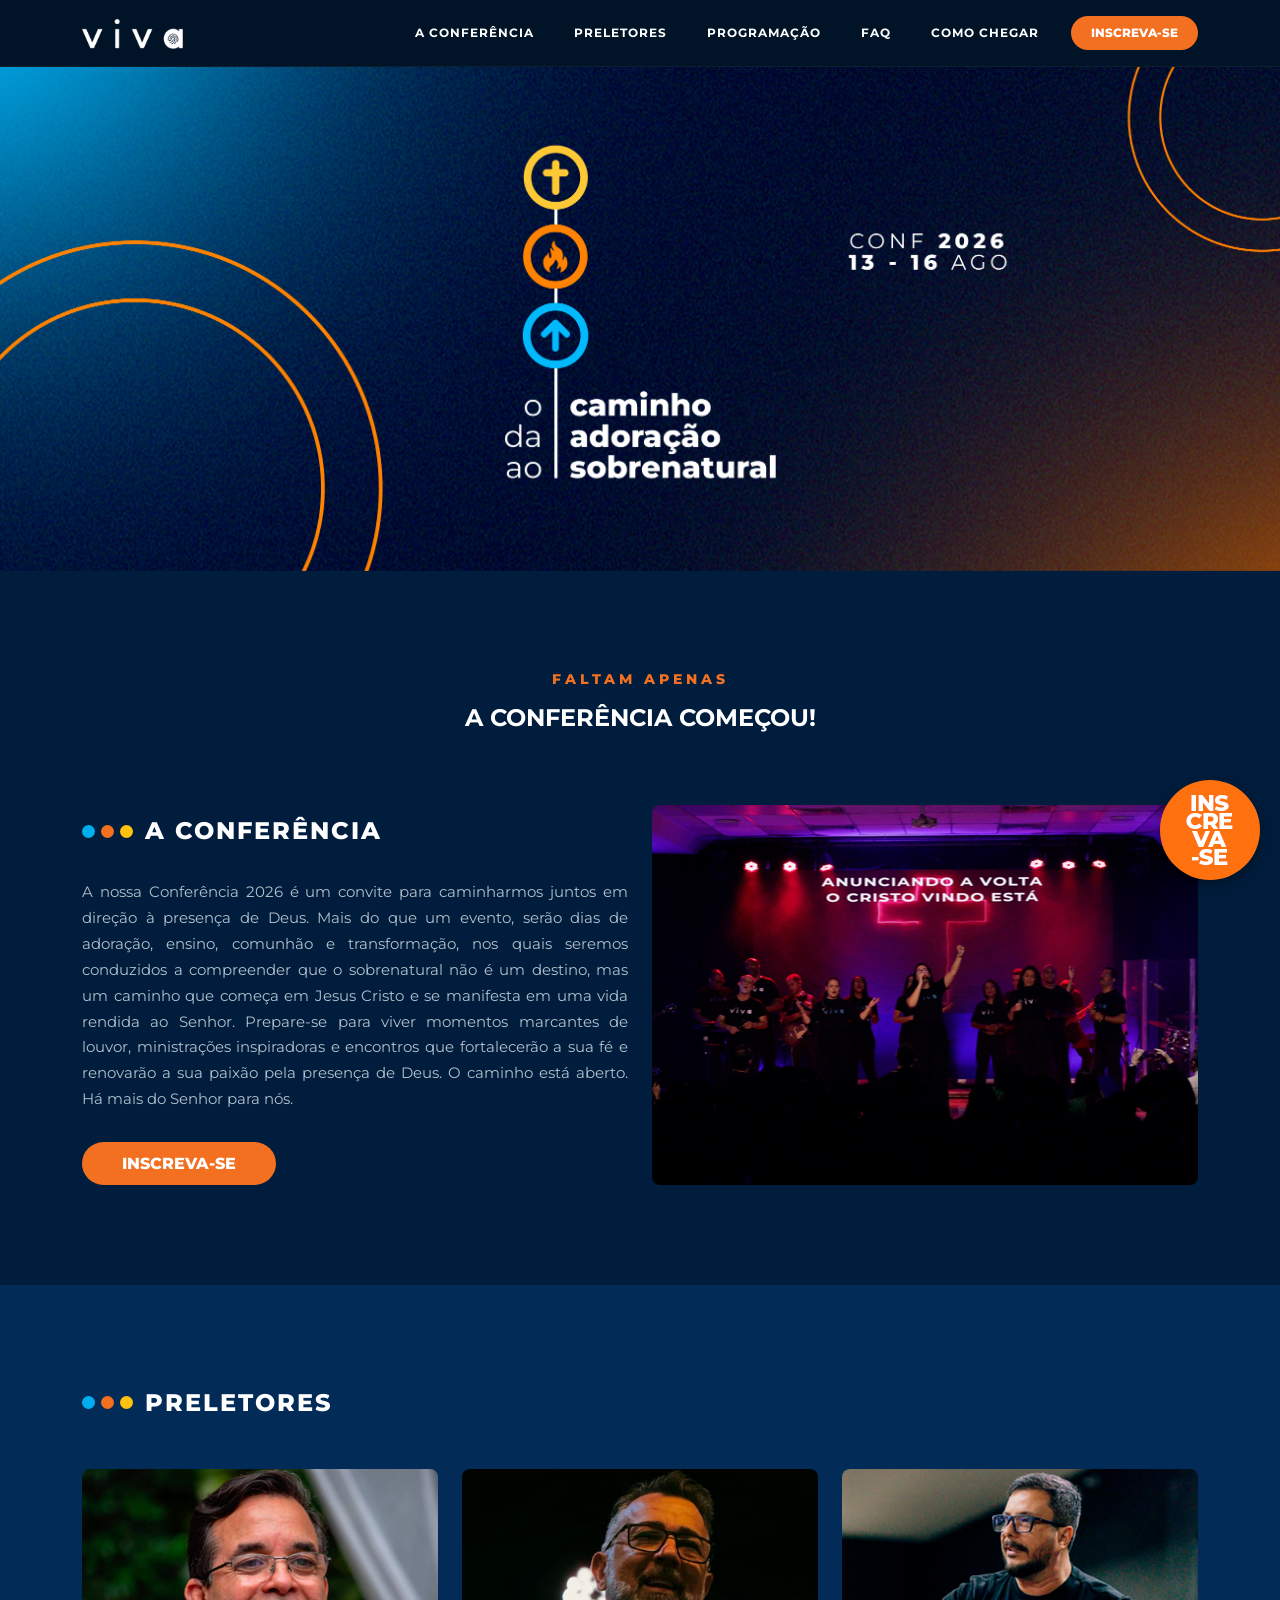
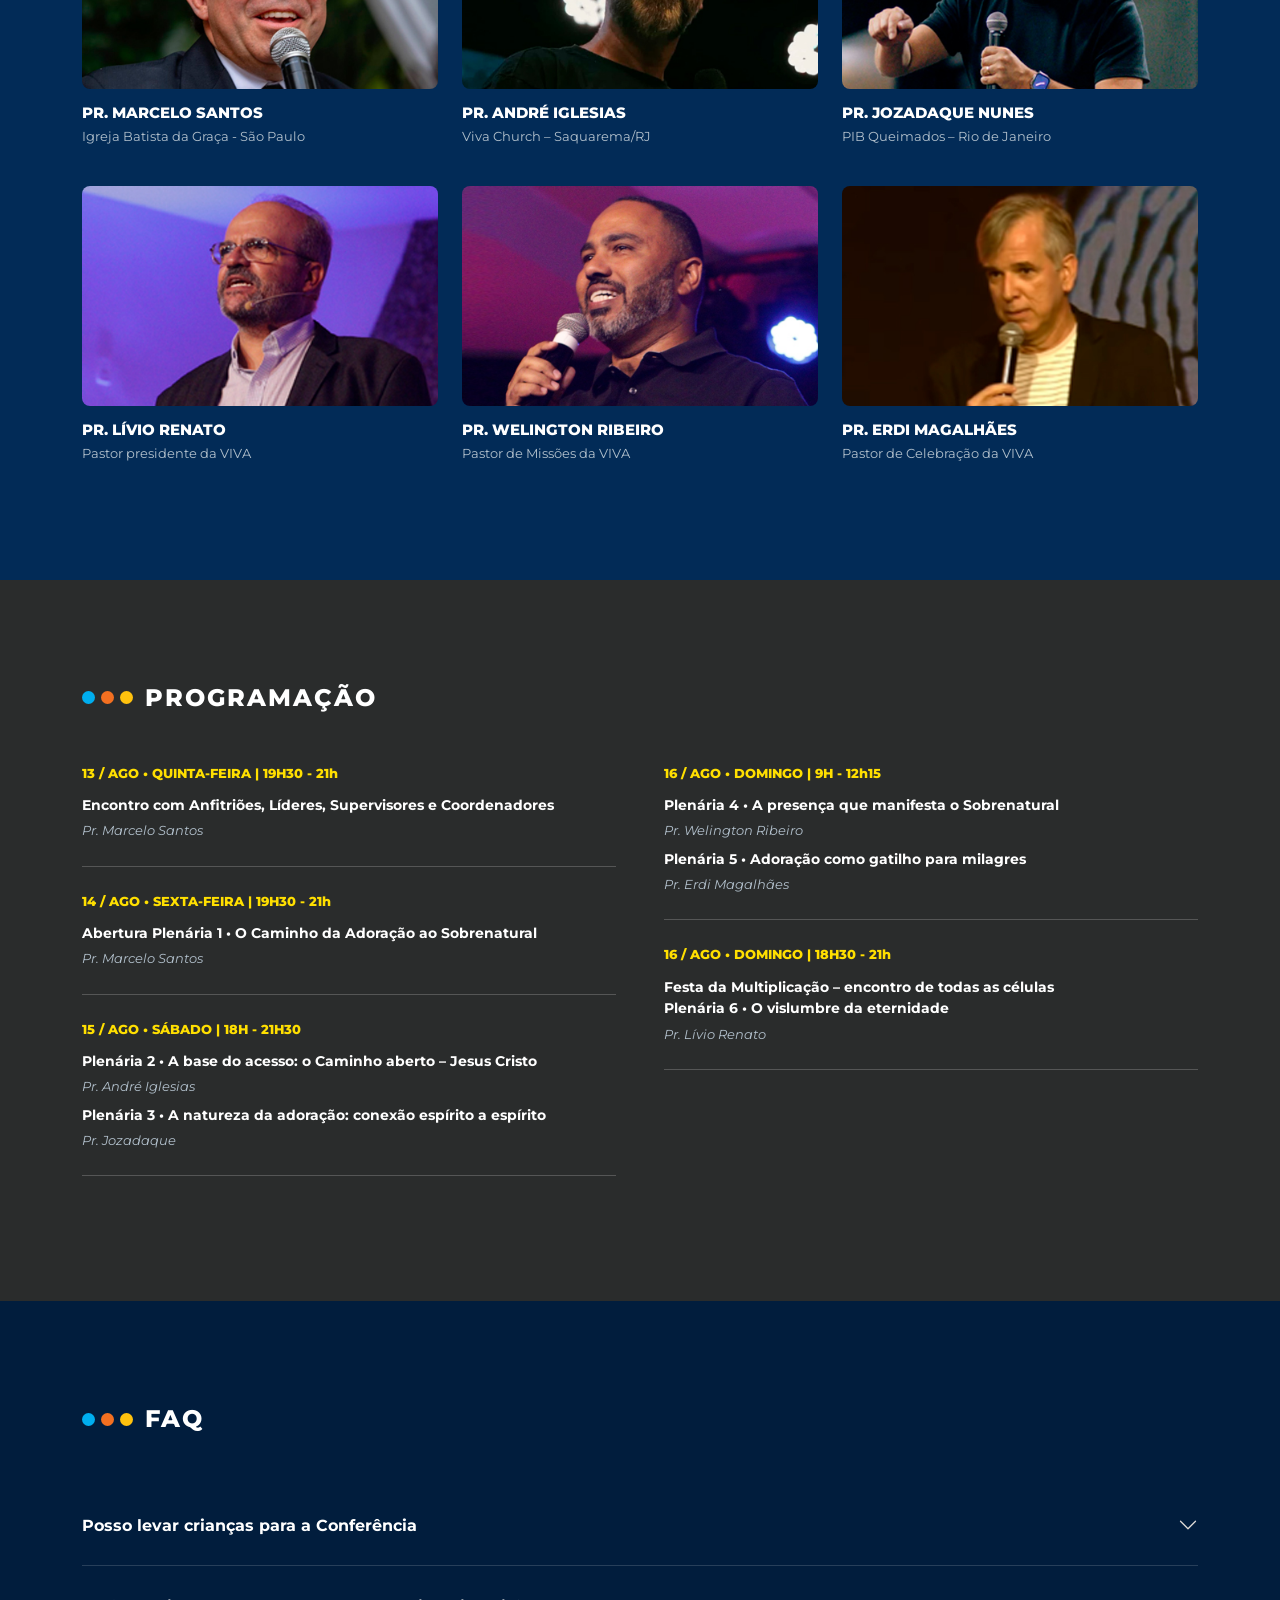
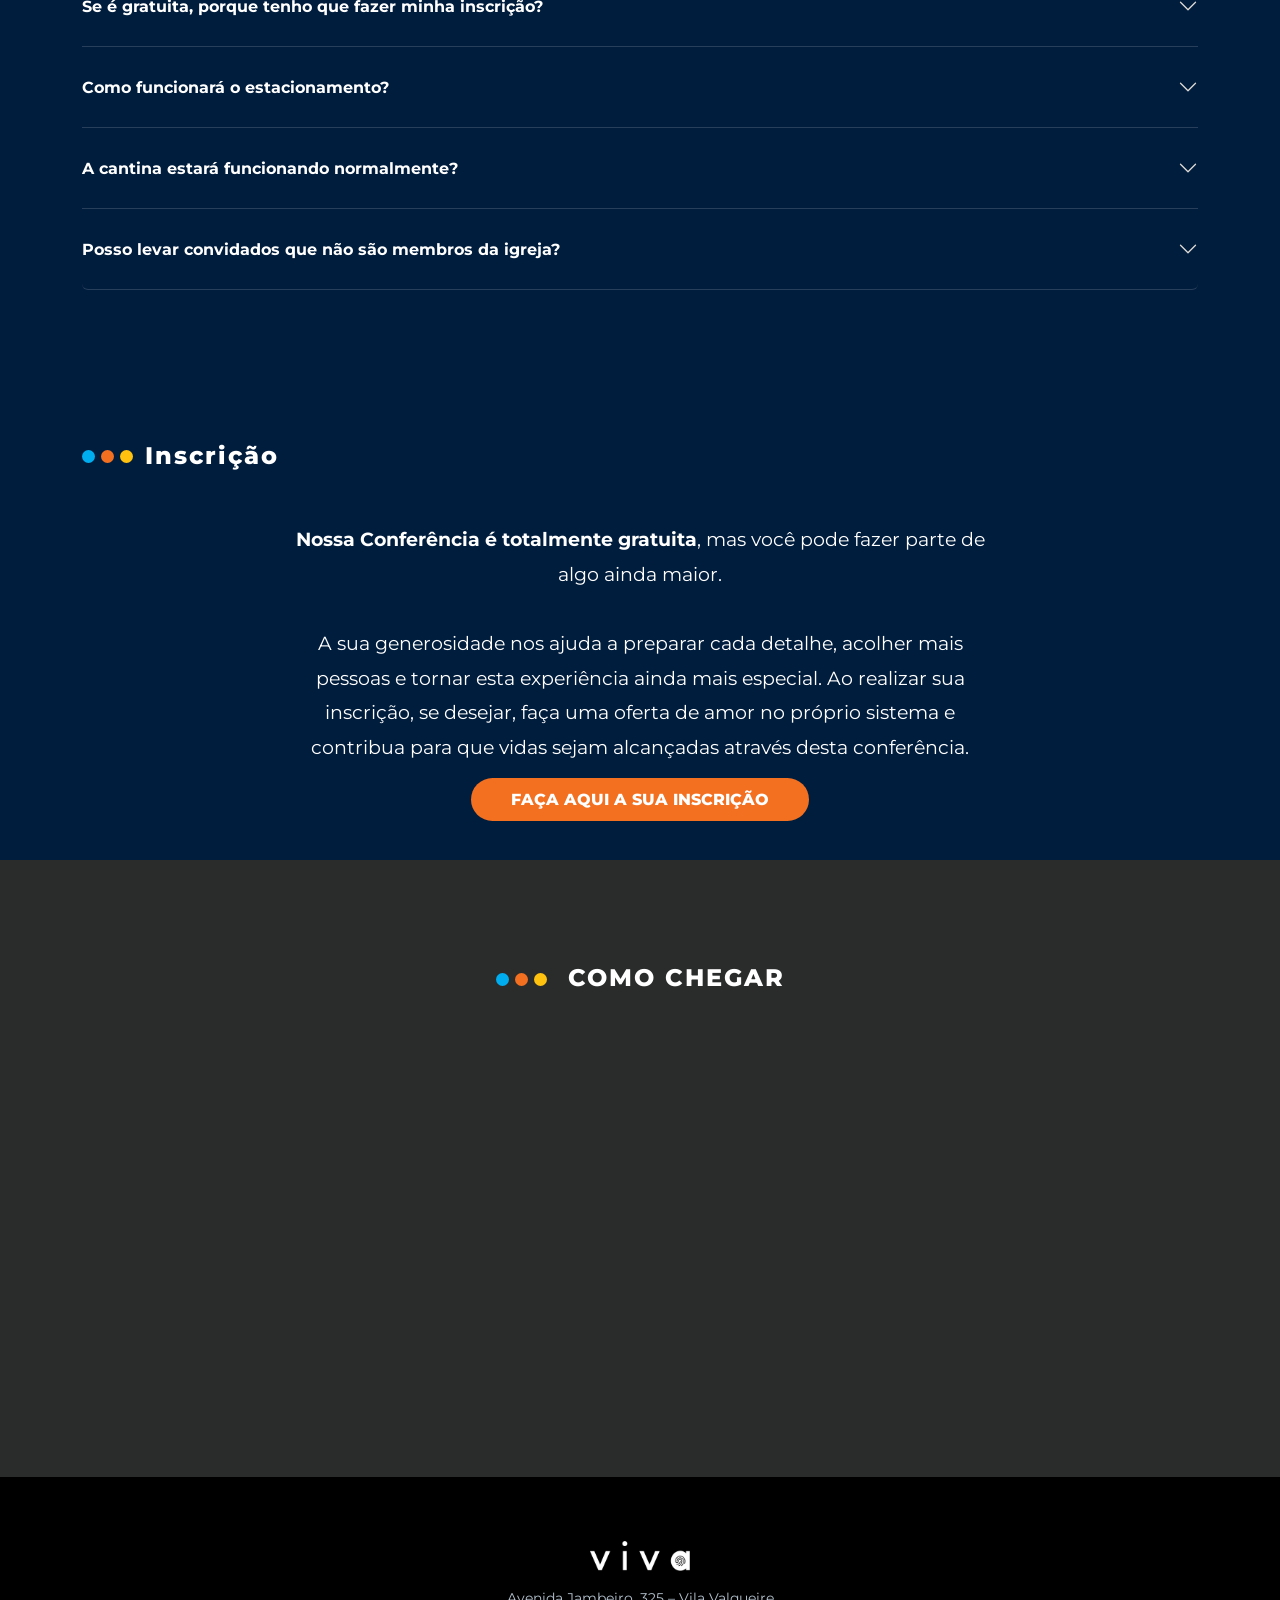
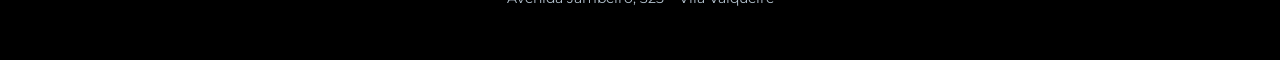
<file: index.html>
<!DOCTYPE html>
<html lang="pt-BR">
<head>
    <meta charset="UTF-8">
    <meta name="viewport" content="width=device-width, initial-scale=1.0">
    <title>VIVA - O Caminho da Adoração Sobrenatural</title>
    <link href="https://cdn.jsdelivr.net/npm/bootstrap@5.3.2/dist/css/bootstrap.min.css" rel="stylesheet">
    <link href="https://fonts.googleapis.com/css2?family=Montserrat:wght@300;400;600;700;800;900&display=swap" rel="stylesheet">
    <link rel="stylesheet" href="css/style.css">
</head>

<body>

<!-- NAV/HEADER RESPONSIVO -->
    <header class="header-nav navbar navbar-expand-lg navbar-dark py-3">
        <div class="container">
            <!-- Logo -->
            <a class="navbar-brand logo p-0 m-0" href="#">
                <img src="img/logo_viva.png" alt="VIVA Logo" class="logo-img">
            </a>
            
            <!-- Botão Hamburguer (Mobile) -->
            <button class="navbar-toggler custom-toggler" type="button" data-bs-toggle="collapse" data-bs-target="#navbarNav" aria-controls="navbarNav" aria-expanded="false" aria-label="Toggle navigation">
                <span class="navbar-toggler-icon"></span>
            </button>
            
            <!-- Links do Menu -->
            <div class="collapse navbar-collapse justify-content-end" id="navbarNav">
                <nav class="navbar-nav align-items-lg-center gap-lg-4 mt-3 mt-lg-0">
                    <a href="#conferencia" class="nav-link">A CONFERÊNCIA</a>
                    <a href="#preletores" class="nav-link">PRELETORES</a>
                    <a href="#programacao" class="nav-link">PROGRAMAÇÃO</a>
                    <a href="#faq" class="nav-link">FAQ</a>
                    <!-- <a href="#loja" class="nav-link">LOJA</a> -->
                    <a href="#como-chegar" class="nav-link">COMO CHEGAR</a>
                    <!--<a href="downloads.html" class="nav-link" target="_blank" rel="noopener noreferrer">DOWNLOADS</a> -->
                    <div class="nav-item mt-2 mt-lg-0">
                        <a href="#inscricao" class="btn-inscreva-se-nav d-inline-block text-center">INSCREVA-SE</a>
                    </div>
                </nav>
            </div>
        </div>
    </header>

<section id="home">

    <div id="carouselHome"
        class="carousel slide"
        data-bs-ride="carousel"
        data-bs-interval="3000">


        <div class="carousel-inner">

            <!-- IMAGEM 01 -->
            <div class="carousel-item active">
                <img src="img/img-home-hori-01.jpg"
                class="d-none d-md-block home-banner">
                <img src="img/img-home-verti-01.jpg"
                class="d-block d-md-none home-banner-mobile">
            </div>
            <!-- IMAGEM 02 -->
            <div class="carousel-item">
                <img src="img/img-home-hori-02.jpg"
                class="d-none d-md-block home-banner">
                <img src="img/img-home-verti-02.jpg"
                class="d-block d-md-none home-banner-mobile">
            </div>
            <!-- IMAGEM 03 -->
            <div class="carousel-item">
                <img src="img/img-home-hori-03.jpg"
                class="d-none d-md-block home-banner">
                <img src="img/img-home-verti-03.jpg"
                class="d-block d-md-none home-banner-mobile">
            </div>
            <!-- IMAGEM 04 
            <div class="carousel-item">
                <img src="img/img-home-hori-04.jpg"
                class="d-none d-md-block home-banner">
                <img src="img/img-home-verti-04.jpg"
                class="d-block d-md-none home-banner-mobile">
            </div>-->
            <!-- IMAGEM 05 -->
            <div class="carousel-item">
                <img src="img/img-home-hori-05.jpg"
                class="d-none d-md-block home-banner">
                <img src="img/img-home-verti-05.jpg"
                class="d-block d-md-none home-banner-mobile">
            </div>
            <!-- IMAGEM 06 -->
            <div class="carousel-item">
                <img src="img/img-home-hori-06.jpg"
                class="d-none d-md-block home-banner">
                <img src="img/img-home-verti-06.jpg"
                class="d-block d-md-none home-banner-mobile">
            </div>
            <!-- IMAGEM 07 -->
            <div class="carousel-item">
                <img src="img/img-home-hori-07.jpg"
                class="d-none d-md-block home-banner">
                <img src="img/img-home-verti-07.jpg"
                class="d-block d-md-none home-banner-mobile">
            </div>
            <!-- IMAGEM 08 -->
            <div class="carousel-item">
                <img src="img/img-home-hori-08.jpg"
                class="d-none d-md-block home-banner">
                <img src="img/img-home-verti-08.jpg"
                class="d-block d-md-none home-banner-mobile">
            </div>
            <!-- IMAGEM 09 -->
            <div class="carousel-item">
                <img src="img/img-home-hori-09.jpg"
                class="d-none d-md-block home-banner">
                <img src="img/img-home-verti-09.jpg"
                class="d-block d-md-none home-banner-mobile">
            </div>


        </div>


    </div>

</section>



<!-- SECTION 2: A CONFERÊNCIA -->
    <section id="conferencia" class="conferencia-section">
        <div class="container">
            <!-- CONTADOR REGRESSIVO INTEGRADO -->
            <div class="contador-wrapper text-center mb-5 pb-3">
                <h3 class="contador-titulo mb-3">FALTAM APENAS</h3>
                
                <div id="contador" class="d-flex justify-content-center align-items-center gap-3 gap-md-4">
                    <div class="contador-box">
                        <span id="dias" class="contador-num">00</span>
                        <span class="contador-label">DIAS</span>
                    </div>
                    <div class="contador-separador">:</div>
                    <div class="contador-box">
                        <span id="horas" class="contador-num">00</span>
                        <span class="contador-label">HORAS</span>
                    </div>
                    <div class="contador-separador">:</div>
                    <div class="contador-box">
                        <span id="minutos" class="contador-num">00</span>
                        <span class="contador-label">MIN</span>
                    </div>
                    <div class="contador-separador">:</div>
                    <div class="contador-box">
                        <span id="segundos" class="contador-num">00</span>
                        <span class="contador-label">SEG</span>
                    </div>
                </div>
            </div>

            <!-- CONTEÚDO DA CONFERÊNCIA -->
            <div class="row align-items-center gy-4">
                <div class="col-lg-6">
                    <div class="section-title">
                        <span class="dot-group">
                            <span class="dot dot-blue"></span>
                            <span class="dot dot-orange"></span>
                            <span class="dot dot-yellow"></span>
                        </span> 
                        A CONFERÊNCIA
                    </div>
                    <p class="conferencia-text">
                        A nossa Conferência 2026 é um convite para caminharmos juntos em direção à presença de Deus. Mais do que um evento, serão dias de adoração, ensino, comunhão e transformação, nos quais seremos conduzidos a compreender que o sobrenatural não é um destino, mas um caminho que começa em Jesus Cristo e se manifesta em uma vida rendida ao Senhor. Prepare-se para viver momentos marcantes de louvor, ministrações inspiradoras e encontros que fortalecerão a sua fé e renovarão a sua paixão pela presença de Deus. O caminho está aberto. Há mais do Senhor para nós.
                    </p>
                    <a href="#inscricao" class="btn-inscreva-se">INSCREVA-SE</a>
                </div>
                <div class="col-lg-6">
                    <div class="conferencia-img-placeholder"></div>
                </div>
            </div>
        </div>
    </section>



    <!-- SECTION 3: PRELETORES -->
    <section id="preletores" class="preletores-section">
        <div class="container">
            <div class="section-title mb-5">
                <span class="dot-group">
                    <span class="dot dot-blue"></span>
                    <span class="dot dot-orange"></span>
                    <span class="dot dot-yellow"></span>
                </span> 
                PRELETORES
            </div>
            
            <div class="row g-4">
                <div class="col-12 col-md-6 col-lg-4">
                    <div class="preletor-card" data-bs-toggle="modal" data-bs-target="#modalPreletor1" style="cursor: pointer;">
                        <!-- COMENTÁRIO: Substituir pela foto do Preletor 1 -->
                        <div class="preletor-img-placeholder p-1"></div>
                        <div class="preletor-info">
                            <h5>PR. MARCELO SANTOS</h5>
                            <p>Igreja Batista da Graça - São Paulo</p>
                        </div>
                    </div>
                </div>
                <!-- Preletores restantes -->
                <div class="col-12 col-md-6 col-lg-4"><div class="preletor-card" data-bs-toggle="modal" data-bs-target="#modalPreletor2" style="cursor: pointer;"><div class="preletor-img-placeholder p-2"></div><div class="preletor-info"><h5>PR. ANDRÉ IGLESIAS</h5><p>Viva Church – Saquarema/RJ</p></div></div></div>
                <div class="col-12 col-md-6 col-lg-4"><div class="preletor-card" data-bs-toggle="modal" data-bs-target="#modalPreletor3" style="cursor: pointer;"><div class="preletor-img-placeholder p-3"></div><div class="preletor-info"><h5>PR. JOZADAQUE NUNES</h5><p>PIB Queimados – Rio de Janeiro</p></div></div></div>
                <div class="col-12 col-md-6 col-lg-4"><div class="preletor-card" data-bs-toggle="modal" data-bs-target="#modalPreletor4" style="cursor: pointer;"><div class="preletor-img-placeholder p-4"></div><div class="preletor-info"><h5>PR. LÍVIO RENATO</h5><p>Pastor presidente da VIVA</p></div></div></div>
                <div class="col-12 col-md-6 col-lg-4"><div class="preletor-card" data-bs-toggle="modal" data-bs-target="#modalPreletor5" style="cursor: pointer;"><div class="preletor-img-placeholder p-5"></div><div class="preletor-info"><h5>PR. WELINGTON RIBEIRO</h5><p>Pastor de Missões da VIVA</p></div></div></div>
                <div class="col-12 col-md-6 col-lg-4"><div class="preletor-card" data-bs-toggle="modal" data-bs-target="#modalPreletor6" style="cursor: pointer;"><div class="preletor-img-placeholder p-6"></div><div class="preletor-info"><h5>PR. ERDI MAGALHÃES</h5><p>Pastor de Celebração da VIVA</p></div></div></div>
            </div>
        </div>
    </section>

    <!-- SECTION 4: PROGRAMAÇÃO -->
    <section id="programacao" class="programacao-section">
        <div class="container">
            <div class="section-title mb-5">
                <span class="dot-group">
                    <span class="dot dot-blue"></span>
                    <span class="dot dot-orange"></span>
                    <span class="dot dot-yellow"></span>
                </span> 
                PROGRAMAÇÃO
            </div>

            <div class="row gy-5 gx-5">
                <!-- Coluna Esquerda -->
                <div class="col-lg-6">
                    <div class="programacao-item">
                        <div class="prog-date">13 / AGO • QUINTA-FEIRA  |  19H30 - 21h</div>
                        <div class="prog-desc"><strong>Encontro com Anfitriões, Líderes, Supervisores e Coordenadores</strong></div>
                        <div class="prog-author">Pr. Marcelo Santos</div>
                    </div>
                    <div class="programacao-item">
                        <div class="prog-date">14 / AGO • SEXTA-FEIRA  |  19H30 - 21h</div>
                        <div class="prog-desc"><strong>Abertura Plenária 1 • O Caminho da Adoração ao Sobrenatural</strong></div>
                        <div class="prog-author">Pr. Marcelo Santos</div>
                    </div>
                    <div class="programacao-item">
                        <div class="prog-date">15 / AGO • SÁBADO  |  18H - 21H30</div>
                        <div class="prog-desc"><strong>Plenária 2 • A base do acesso: o Caminho aberto – Jesus Cristo</strong></div>
                        <div class="prog-author mb-2">Pr. André Iglesias</div>
                        <div class="prog-desc"><strong>Plenária 3 • A natureza da adoração: conexão espírito a espírito</strong></div>
                        <div class="prog-author">Pr. Jozadaque</div>
                    </div>
                </div>
                <!-- Coluna Direita -->
                <div class="col-lg-6">
                    <div class="programacao-item">
                        <div class="prog-date">16 / AGO • DOMINGO  |  9H - 12h15</div>
                        <div class="prog-desc"><strong>Plenária 4 • A presença que manifesta o Sobrenatural</strong></div>
                        <div class="prog-author mb-2">Pr. Welington Ribeiro</div>
                        <div class="prog-desc"><strong>Plenária 5 • Adoração como gatilho para milagres</strong></div>
                        <div class="prog-author">Pr. Erdi Magalhães</div>
                    </div>
                    <div class="programacao-item">
                        <div class="prog-date">16 / AGO • DOMINGO  |  18H30 - 21h</div>
                        <div class="prog-desc"><strong>Festa da Multiplicação – encontro de todas as células<br>Plenária 6 • O vislumbre da eternidade</strong></div>
                        <div class="prog-author">Pr. Lívio Renato</div>
                    </div>
                </div>
            </div>
        </div>
    </section>


    <!-- SECTION 7: FAQ -->

<section id="faq" class="faq-section">

    <div class="container">

        <div class="section-title mb-5">
            <span class="dot-group">
                <span class="dot dot-blue"></span>
                <span class="dot dot-orange"></span>
                <span class="dot dot-yellow"></span>
            </span>
            FAQ
        </div>


        <div class="accordion" id="faqAccordion">

            <div class="accordion-item">
                <h2 class="accordion-header">
                    <button class="accordion-button collapsed"
                            type="button"
                            data-bs-toggle="collapse"
                            data-bs-target="#pergunta01">
                            Posso levar crianças para a Conferência
                    </button>
                </h2>
                <div id="pergunta01"
                    class="accordion-collapse collapse"
                    data-bs-parent="#faqAccordion">
                    <div class="accordion-body">
                        Sim. Teremos uma Conferência Kids especialmente preparada para elas.
                    </div>
                </div>
            </div>

            <div class="accordion-item">
                <h2 class="accordion-header">
                    <button class="accordion-button collapsed"
                            type="button"
                            data-bs-toggle="collapse"
                            data-bs-target="#pergunta02">
                            Se é gratuita, porque tenho que fazer minha inscrição?
                    </button>
                </h2>
                <div id="pergunta02"
                    class="accordion-collapse collapse"
                    data-bs-parent="#faqAccordion">
                    <div class="accordion-body">
                        A inscrição é gratuita, mas muito importante para nós. Ela nos ajuda a organizar a estrutura da conferência, preparar os espaços, dimensionar as equipes, garantir conforto para todos e proporcionar a melhor experiência possível. Além disso, durante a inscrição você terá a oportunidade de, se desejar, fazer uma oferta voluntária para nos ajudar a tornar esta conferência ainda melhor. Sua contribuição não é obrigatória e não interfere na sua participação. Estamos felizes em receber você!
                    </div>
                </div>
            </div>
            <div class="accordion-item">
                <h2 class="accordion-header">
                    <button class="accordion-button collapsed"
                            type="button"
                            data-bs-toggle="collapse"
                            data-bs-target="#pergunta03">
                            Como funcionará o estacionamento?
                    </button>
                </h2>
                <div id="pergunta03"
                    class="accordion-collapse collapse"
                    data-bs-parent="#faqAccordion">
                    <div class="accordion-body">
                        Nosso estacionamento possui vagas limitadas. Por isso, recomendamos que você chegue com antecedência caso deseje estacionar no local. Quando o estacionamento atingir sua capacidade, nossa equipe de voluntários orientará os motoristas sobre as melhores alternativas nas proximidades. Se possível, a opção mais prática e confortável é utilizar aplicativos de transporte, como Uber, evitando transtornos e facilitando sua chegada à conferência.
                    </div>
                </div>
            </div>

            <div class="accordion-item">
                <h2 class="accordion-header">
                    <button class="accordion-button collapsed"
                            type="button"
                            data-bs-toggle="collapse"
                            data-bs-target="#pergunta04">
                            A cantina estará funcionando normalmente?
                    </button>
                </h2>
                <div id="pergunta04"
                    class="accordion-collapse collapse"
                    data-bs-parent="#faqAccordion">
                    <div class="accordion-body">
Sim! Durante toda a conferência, nossa cantina estará funcionando normalmente, oferecendo diversas opções de alimentos e bebidas. Além disso, teremos food trucks com ainda mais variedades para você aproveitar nos intervalos. E, se tudo acontecer como planejado, esta também será a oportunidade de conhecer o Espaço Viva, nosso novo espaço de convivência, que poderá ser inaugurado durante a conferência. Tudo foi pensado para que você tenha uma experiência agradável do início ao fim.
                    </div>
                </div>
            </div>
            <div class="accordion-item">
                <h2 class="accordion-header">
                    <button class="accordion-button collapsed"
                            type="button"
                            data-bs-toggle="collapse"
                            data-bs-target="#pergunta05">
                            Posso levar convidados que não são membros da igreja?
                    </button>
                </h2>
                <div id="pergunta05"
                    class="accordion-collapse collapse"
                    data-bs-parent="#faqAccordion">
                    <div class="accordion-body">
Com certeza! A Conferência VIVA é aberta a todos. Você pode convidar familiares, amigos e qualquer pessoa que deseje viver esse tempo conosco, independentemente de ser membro da nossa igreja. Apenas orientamos que cada participante realize sua inscrição gratuitamente, para que possamos organizar a estrutura do evento e oferecer a melhor experiência possível a todos. Estamos ansiosos para receber vocês! <strong>Apenas não esqueça de fazer a inscrição deles.</strong>
                    </div>
                </div>
            </div>

        </div>

    </div>

</section>



    <!-- INSCRIÇÃO -->
<section id="inscricao" class="inscricao-section py-5">
    <div class="container text-center">

        <div class="section-title mb-5">
            <span class="dot-group">
                <span class="dot dot-blue"></span>
                <span class="dot dot-orange"></span>
                <span class="dot dot-yellow"></span>
            </span>
            Inscrição
        </div>

        <p class="inscricao-text mb-4">
<strong>Nossa Conferência é totalmente gratuita</strong>, mas você pode fazer parte de algo ainda maior.
<br><br>A sua generosidade nos ajuda a preparar cada detalhe, acolher mais pessoas e tornar esta experiência ainda mais especial. Ao realizar sua inscrição, se desejar, faça uma oferta de amor no próprio sistema e contribua para que vidas sejam alcançadas através desta conferência.
        </p>

        <a href="https://eventos.sistemaprover.com.br/pt/vilavalqueire/confviva2026" target="_blank" class="btn-inscreva-se ">FAÇA AQUI A SUA INSCRIÇÃO</a>

    </div>
</section>


    

    <!-- SECTION 6: COMO CHEGAR -->
    <section id="como-chegar" class="como-chegar-section">
        <div class="container text-center mb-4">
            <div class="section-title d-inline-block">
                <span class="dot-group">
                    <span class="dot dot-blue"></span>
                    <span class="dot dot-orange"></span>
                    <span class="dot dot-yellow"></span>
                </span> 
                COMO CHEGAR
            </div>
        </div>
        
        <div class="map-container">
            <iframe 
                src="https://www.google.com/maps/embed?pb=!1m18!1m12!1m3!1d3674.839818809462!2d-43.37050512379379!3d-22.88241477926949!2m3!1f0!2f0!3f0!3m2!1i1024!2i768!4f13.1!3m3!1m2!1s0x9bdf11f2cb17bf%3A0xc6cb02c3c9fbffb0!2sAv.%20Jambeiro%2C%20325%20-%20Vila%20Valqueire%2C%20Rio%20de%20Janeiro%20-%20RJ%2C%2021330-300!5e0!3m2!1spt-BR!2sbr!4v1700000000000!5m2!1spt-BR!2sbr" 
                width="100%" 
                height="450" 
                style="border:0;" 
                allowfullscreen="" 
                loading="lazy">
            </iframe>
        </div>
    </section>

    <!-- FOOTER -->
    <footer class="footer-section text-center">
        <div class="container">
            <div class="footer-logo mb-2"><img src="img/logo_viva.png" alt="VIVA Logo" class="logo-img"></div>
            <div class="footer-address">Avenida Jambeiro, 325 – Vila Valqueire</div>
        </div>
    </footer>



<div class="modal fade" id="modalPreletor1" tabindex="-1" aria-labelledby="modalPreletor1Label" aria-hidden="true">
    <div class="modal-dialog modal-dialog-centered">
        <div class="modal-content text-white" style="background-color: #011326; border: 1px solid rgba(255, 255, 255, 0.1);">
            <div class="modal-header border-0">
                <button type="button" class="btn-close btn-close-white" data-bs-dismiss="modal" aria-label="Close"></button>
            </div>
            <div class="modal-body text-center px-4 pb-5">
                <div class="preletor-img-placeholder p-1 mx-auto mb-4" style="max-width: 200px; height: 200px; border-radius: 50%;"></div>
                
                <h4 class="fw-bold mb-2" style="color: var(--text-light);">PR. MARCELO SANTOS</h4>
                <p class="text-uppercase mb-4" style="color: var(--accent-orange); font-size: 0.85rem; font-weight: 700; letter-spacing: 1px;">
                    Igreja Batista da Graça - São Paulo
                </p>
                
                <p class="text-muted" style="font-size: 0.9rem; line-height: 1.6;">

                <p style="color: rgba(255, 255, 255, 0.7); font-size: 0.95rem; line-height: 1.6;">
Marcelo Santos é casado com Claudia e pai de Tainá e Lucas. Cientista da religião, teólogo, historiador, escritor e pastor, é docente na área de história da igreja, teologia e liderança. 
<br><br>
Professor da Faculdade Teológica Batista de São Paulo e Docente Nacional do Instituto Haggai. Pastor da Igreja Batista da Graça, em São Paulo desde 2004.
                </p>
            </div>
        </div>
    </div>
</div>


<div class="modal fade" id="modalPreletor2" tabindex="-1" aria-labelledby="modalPreletor2Label" aria-hidden="true">
    <div class="modal-dialog modal-dialog-centered">
        <div class="modal-content text-white" style="background-color: #011326; border: 1px solid rgba(255, 255, 255, 0.1);">
            <div class="modal-header border-0">
                <button type="button" class="btn-close btn-close-white" data-bs-dismiss="modal" aria-label="Close"></button>
            </div>
            <div class="modal-body text-center px-4 pb-5">
                <div class="preletor-img-placeholder p-2 mx-auto mb-4" style="max-width: 200px; height: 200px; border-radius: 50%;"></div>
                
                <h4 class="fw-bold mb-2" style="color: var(--text-light);">PR. ANDRE IGLESIAS</h4>
                <p class="text-uppercase mb-4" style="color: var(--accent-orange); font-size: 0.85rem; font-weight: 700; letter-spacing: 1px;">
                    Viva Church – Saquarema - RJ
                </p>
                
                <p class="text-muted" style="font-size: 0.9rem; line-height: 1.6;">

                <p style="color: rgba(255, 255, 255, 0.7); font-size: 0.95rem; line-height: 1.6;">
                    Pastor André Iglesias é pastor sênior da VIVA Church, em Saquarema, Rio de Janeiro. Casado com a Pastora Tainara Iglesias, é pai de Cainã, Tamara e Natã Iglesias.
<br><br>
Além de liderar a VIVA Church, atua como Coordenador da Conexão DNA na Região dos Lagos, dedicando-se ao fortalecimento de líderes, ao desenvolvimento de igrejas e à expansão da visão celular.
<br><br>
À frente de uma igreja relacional, apaixonada por Jesus e pelas pessoas, tem inspirado pastores e líderes a viverem o discipulado de forma prática e transformadora. Através da visão celular, a VIVA Church tem crescido de forma saudável e relevante, impactando a cidade de Saquarema com o amor de Cristo, restaurando famílias, formando líderes e conduzindo vidas a um encontro transformador com Jesus.
<br><br>
Sua mensagem é marcada pela fidelidade às Escrituras, pela paixão por ver pessoas vivendo o propósito de Deus e igrejas cumprindo sua missão de fazer discípulos que fazem discípulos.
                </p>
            </div>
        </div>
    </div>
</div>

<div class="modal fade" id="modalPreletor3" tabindex="-1" aria-labelledby="modalPreletor1Labe3" aria-hidden="true">
    <div class="modal-dialog modal-dialog-centered">
        <div class="modal-content text-white" style="background-color: #011326; border: 1px solid rgba(255, 255, 255, 0.1);">
            <div class="modal-header border-0">
                <button type="button" class="btn-close btn-close-white" data-bs-dismiss="modal" aria-label="Close"></button>
            </div>
            <div class="modal-body text-center px-4 pb-5">
                <div class="preletor-img-placeholder p-3 mx-auto mb-4" style="max-width: 200px; height: 200px; border-radius: 50%;"></div>
                
                <h4 class="fw-bold mb-2" style="color: var(--text-light);">PR. JOZADAQUE NUNES</h4>
                <p class="text-uppercase mb-4" style="color: var(--accent-orange); font-size: 0.85rem; font-weight: 700; letter-spacing: 1px;">
                    PIB Queimados - Rio de Janeiro
                </p>
                
                <p class="text-muted" style="font-size: 0.9rem; line-height: 1.6;">

                <p style="color: rgba(255, 255, 255, 0.7); font-size: 0.95rem; line-height: 1.6;">
                    Jozadaque Gomes Nunes é casado há 26 anos com Silze Francy Nunes, pai de João Gabriel e Ana Sofia.
<br><br>
Pastor da Primeira Igreja Batista de Queimados há 25 anos, dedica sua vida ao serviço do Senhor, liderando com fidelidade, paixão e visão. É bacharel em Teologia pelo Seminário Teológico do Sul do Brasil, formado em Psicanálise Clínica e licenciado em História.
<br><br>
Serve como líder da Conexão Baixada Fluminense do DNA, investindo no fortalecimento e desenvolvimento de líderes e igrejas. Seu ministério é marcado por três grandes ênfases: o discipulado intencional, a multiplicação de líderes e a formação de uma cultura do sobrenatural.
                </p>
            </div>
        </div>
    </div>
</div>

<div class="modal fade" id="modalPreletor4" tabindex="-1" aria-labelledby="modalPreletor4Label" aria-hidden="true">
    <div class="modal-dialog modal-dialog-centered">
        <div class="modal-content text-white" style="background-color: #011326; border: 1px solid rgba(255, 255, 255, 0.1);">
            <div class="modal-header border-0">
                <button type="button" class="btn-close btn-close-white" data-bs-dismiss="modal" aria-label="Close"></button>
            </div>
            <div class="modal-body text-center px-4 pb-5">
                <div class="preletor-img-placeholder p-4 mx-auto mb-4" style="max-width: 200px; height: 200px; border-radius: 50%;"></div>
                
                <h4 class="fw-bold mb-2" style="color: var(--text-light);">PR.LÍVIO RENATO</h4>
                <p class="text-uppercase mb-4" style="color: var(--accent-orange); font-size: 0.85rem; font-weight: 700; letter-spacing: 1px;">
                    Pastor Presidente da VIVA - Rio de Janeiro
                </p>
                
                <p class="text-muted" style="font-size: 0.9rem; line-height: 1.6;">

                <p style="color: rgba(255, 255, 255, 0.7); font-size: 0.95rem; line-height: 1.6;">
                    Lívio Renato é escritor e pastor presidente da VIVA, com mais de 30 anos de experiência no ministério. Atua principalmente com missões e formação de líderes, sendo uma referência na capacitação de obreiros para o Reino de Deus. 
<br><br>Formado em Psicologia e Mestre em Teologia, possui certificação em Liderança Avançada pelo Instituto Haggai Internacional. Pastor Lívio tem conduzido a Viva há 20 anos, frutificando e caminhando na missão de adorar a Deus, amar as pessoas e proclamar o Evangelho.
                </p>
            </div>
        </div>
    </div>
</div>

<div class="modal fade" id="modalPreletor5" tabindex="-1" aria-labelledby="modalPreletor5Label" aria-hidden="true">
    <div class="modal-dialog modal-dialog-centered">
        <div class="modal-content text-white" style="background-color: #011326; border: 1px solid rgba(255, 255, 255, 0.1);">
            <div class="modal-header border-0">
                <button type="button" class="btn-close btn-close-white" data-bs-dismiss="modal" aria-label="Close"></button>
            </div>
            <div class="modal-body text-center px-4 pb-5">
                <div class="preletor-img-placeholder p-5 mx-auto mb-4" style="max-width: 200px; height: 200px; border-radius: 50%;"></div>
                
                <h4 class="fw-bold mb-2" style="color: var(--text-light);">PR. Welington Ribeiro</h4>
                <p class="text-uppercase mb-4" style="color: var(--accent-orange); font-size: 0.85rem; font-weight: 700; letter-spacing: 1px;">
                    Pastor de Missões da VIVA - Rio de Janeiro
                </p>
                
                <p class="text-muted" style="font-size: 0.9rem; line-height: 1.6;">

                <p style="color: rgba(255, 255, 255, 0.7); font-size: 0.95rem; line-height: 1.6;">
                    Welington Ribeiro é pastor vice presidente da VIVA, com mais de 20 anos de experiência no ministério pastoral e aconselhamento, casado com Laila Ribeiro e pai da Jéssica e Benjamin Ribeiro.
<br><br>
Formado em Teologia com especialização em Missiologia, possui certificação em Liderança Avançada pelo Instituto Haggai e Faculdade Hebraica de Jerusalém. Pastor Welington já liderou diversos grupos em viagens missionárias pelo Brasil com ações urbanas e sociais. Tem apoiado a nossa igreja a seguir propagando o evangelho, impactando pessoas e expressando Cristo ao mundo.
                </p>
            </div>
        </div>
    </div>
</div>

<div class="modal fade" id="modalPreletor6" tabindex="-1" aria-labelledby="modalPreletor6Label" aria-hidden="true">
    <div class="modal-dialog modal-dialog-centered">
        <div class="modal-content text-white" style="background-color: #011326; border: 1px solid rgba(255, 255, 255, 0.1);">
            <div class="modal-header border-0">
                <button type="button" class="btn-close btn-close-white" data-bs-dismiss="modal" aria-label="Close"></button>
            </div>
            <div class="modal-body text-center px-4 pb-5">
                <div class="preletor-img-placeholder p-6 mx-auto mb-4" style="max-width: 200px; height: 200px; border-radius: 50%;"></div>
                
                <h4 class="fw-bold mb-2" style="color: var(--text-light);">PR. Erdi Magalhães</h4>
                <p class="text-uppercase mb-4" style="color: var(--accent-orange); font-size: 0.85rem; font-weight: 700; letter-spacing: 1px;">
                    Pastor de Celebração da VIVA - Rio de Janeiro
                </p>
                
                <p class="text-muted" style="font-size: 0.9rem; line-height: 1.6;">

                <p style="color: rgba(255, 255, 255, 0.7); font-size: 0.95rem; line-height: 1.6;">
                    Casado com Patrícia Magalhães e pai de Matheus Magalhães. 
                    <br><br>
Músico, advogado, teólogo e pastor ordenado em 2005.
                    <br><br>
Pastor de Celebração na Igreja VIVA desde Março 2026.
                </p>
            </div>
        </div>
    </div>
</div>

<!-- BOTÃO FLUTUANTE -->
    <a href="#inscricao" class="btn-flutuante" aria-label="Ir para área de Inscrição">
        <img src="img/btflut.jpg" alt="Botão Flutuante" class="btn-flutuante-img">
    </a>


<script>
    // Data alvo: 13 de Agosto de 2026 às 19:30:00
    const dataEvento = new Date("Aug 13, 2026 19:30:00").getTime();

    const atualizarContador = setInterval(function() {
        const agora = new Date().getTime();
        const diferenca = dataEvento - agora;

        if (diferenca > 0) {
            // Cálculos para Dias, Horas, Minutos e Segundos
            const dias = Math.floor(diferenca / (1000 * 60 * 60 * 24));
            const horas = Math.floor((diferenca % (1000 * 60 * 60 * 24)) / (1000 * 60 * 60));
            const minutos = Math.floor((diferenca % (1000 * 60 * 60)) / (1000 * 60));
            const segundos = Math.floor((diferenca % (1000 * 60)) / 1000);

            // Injeta os valores no HTML formatados com 2 dígitos
            document.getElementById("dias").innerText = String(dias).padStart(2, '0');
            document.getElementById("horas").innerText = String(horas).padStart(2, '0');
            document.getElementById("minutos").innerText = String(minutos).padStart(2, '0');
            document.getElementById("segundos").innerText = String(segundos).padStart(2, '0');
        } else {
            // Mensagem ao encerrar/iniciar o evento
            clearInterval(atualizarContador);
            document.getElementById("contador").innerHTML = "<h4 class='text-white fw-bold'>A CONFERÊNCIA COMEÇOU!</h4>";
        }
    }, 1000);
</script>

    <script src="https://cdn.jsdelivr.net/npm/bootstrap@5.3.2/dist/js/bootstrap.bundle.min.js"></script>
</body>
</html>
</file>
<file: css/style.css>
/* ==========================================================================
   CONFIGURAÇÕES GERAIS
   ========================================================================== */
:root {
    --bg-dark-blue: #011d3d;
    --bg-deep-blue: #022b57;
    --bg-charcoal: #2a2c2c;
    --accent-orange: #f37021;
    --text-light: #ffffff;
    --text-muted: #b2c0cc;
    --font-primary: 'Montserrat', sans-serif;
}

body {
    font-family: var(--font-primary);
    background-color: var(--bg-dark-blue);
    color: var(--text-light);
    margin: 0;
    overflow-x: hidden;
}

/* 3 Círculos antes dos títulos com as cores reais do layout */
.dot-group {
    display: inline-flex;
    gap: 6px;
    margin-right: 12px;
    align-items: center;
}

.dot {
    width: 13px;
    height: 13px;
    border-radius: 50%;
    display: inline-block;
}

.dot-blue { background-color: #00aeef; }
.dot-orange { background-color: #f37021; }
.dot-yellow { background-color: #ffc20e; }

.section-title {
    font-size: 1.5rem;
    font-weight: 800;
    letter-spacing: 2px;
    display: flex;
    align-items: center;
}

/* ==========================================================================
   HEADER
   ========================================================================== */
.header-nav {
    background-color: #011326;
    position: sticky;
    top: 0;
    z-index: 1000;
    border-bottom: 1px solid rgba(255, 255, 255, 0.05);
}

.viva-logo {
    font-size: 2rem;
    font-weight: 900;
    letter-spacing: 3px;
    color: var(--text-light);
}

.nav-link {
    color: var(--text-light) !important;
    font-size: 0.75rem;
    font-weight: 700;
    letter-spacing: 1px;
    padding: 8px 0;
}

.nav-link:hover, .nav-link.active {
    color: var(--accent-orange) !important;
}

.btn-inscreva-se-nav {
    background-color: var(--accent-orange);
    color: #fff !important;
    padding: 8px 20px;
    border-radius: 20px;
    font-size: 0.75rem;
    font-weight: 800;
    text-decoration: none;
    width: auto;
}

.btn-inscreva-se-nav:hover {
    background-color: #d95e14;
}

/* Customização do botão hambúrguer mobile para combinar com o visual */
.custom-toggler.navbar-toggler {
    border: none;
    padding: 0;
}

.custom-toggler.navbar-toggler:focus {
    box-shadow: none;
}

/* Espaçamento interno do menu colapsado no mobile */
@media (max-width: 991.98px) {
    .navbar-collapse {
        background-color: #011326;
        padding: 15px 0;
    }
    .nav-link {
        border-bottom: 1px solid rgba(255, 255, 255, 0.05);
        padding: 12px 0;
    }
    .btn-inscreva-se-nav {
        margin-top: 10px;
        width: 100%; /* Botão ocupa toda a largura no menu do mobile */
    }
}
/* ==========================================================================
   HOME (DESKTOP FIRST)
   ========================================================================== */
.home-banner{

    width:100%;
    display:block;

}


.home-banner-mobile{

    width:100%;
    display:block;

}

/* SMARTPHONE (Imagem Vertical) */
@media (max-width: 768px) {
    .hero-home {
        aspect-ratio: 9 / 16; 
        background-image: url('../img/img-home-verti.jpg');
        background-size: 100% auto;
    }
}

/* ==========================================================================
   A CONFERÊNCIA
   ========================================================================== */
.conferencia-section { padding: 100px 0; }
.conferencia-text {
    color: var(--text-muted);
    font-size: 0.95rem;
    line-height: 1.7;
    margin: 30px 0 40px;
    text-align: justify;
}
.btn-inscreva-se {
    background-color: var(--accent-orange);
    color: #fff;
    padding: 12px 40px;
    border-radius: 25px;
    font-weight: 800;
    text-decoration: none;
}
.conferencia-img-placeholder {
    width: 100%;
    height: 380px;
    background-image: url('../img/img-conf.jpg'); /* Caminho da sua imagem */
    background-size: cover;       /* Preenche todo o espaço sem distorcer */
    background-position: center;  /* Centraliza a imagem no corte */
    background-repeat: no-repeat;
    border-radius: 8px;
}

/* ==========================================================================
   PRELETORES
   ========================================================================== */
.preletores-section { padding: 100px 0; background-color: var(--bg-deep-blue); }
/* Regra base para todos os placeholders (sem a cor verde) */
.preletor-img-placeholder { 
    height: 220px; 
    margin-bottom: 15px; 
    background-size: cover;
    background-position: center;
    background-repeat: no-repeat;
    border-radius: 8px; /* Deixa as fotos com cantos arredondados elegantes */
}

/* Imagem específica para cada preletor */
.p-1 { background-image: url('../img/preletor_1.jpg'); }
.p-2 { background-image: url('../img/preletor_2.jpg'); }
.p-3 { background-image: url('../img/preletor_3.jpg'); }
.p-4 { background-image: url('../img/preletor_4.jpg'); }
.p-5 { background-image: url('../img/preletor_5.jpg'); }
.p-6 { background-image: url('../img/preletor_6.jpg'); }
.preletor-info h5 { font-size: 0.95rem; font-weight: 800; margin-bottom: 5px; }
.preletor-info p { font-size: 0.8rem; color: var(--text-muted); }

/* ==========================================================================
   PROGRAMAÇÃO
   ========================================================================== */
.programacao-section { padding: 100px 0; background-color: var(--bg-charcoal); }
.programacao-item { border-bottom: 1px solid rgba(255,255,255,0.2); padding-bottom: 25px; margin-bottom: 25px; }
.prog-date { color: #ffdf00; font-size: 0.8rem; font-weight: 800; margin-bottom: 12px; }
.prog-desc { font-size: 0.9rem; margin-bottom: 5px; }
.prog-author { font-size: 0.8rem; color: var(--text-muted); font-style: italic; }

/* ==========================================================================
   LOJA (Navegação Externa)
   ========================================================================== */
.loja-section { padding: 100px 0; }
.produto-img-placeholder { height: 280px; background-color: #00e611; margin-bottom: 15px; }
.produto-info h6 { font-size: 0.85rem; font-weight: 800; }
.produto-info p { font-size: 0.75rem; color: var(--text-muted); }
.produto-preco { font-weight: 800; }

.btn-whatsapp {
    background-color: #0d5ca3;
    color: #fff;
    padding: 15px 45px;
    border-radius: 30px;
    font-weight: 800;
    text-decoration: none;
    display: inline-block;
}

/* Wrapper para posicionar as setas fora da área dos produtos */
.carousel-outer-wrapper {
    position: relative;
    padding: 0 50px; /* Margem de segurança interna para as setas flutuarem */
}

/* Customização dos controles do Slide */
.carousel-control-prev, .carousel-control-next {
    width: 40px;
    height: 40px;
    top: 50%;
    transform: translateY(-50%);
    opacity: 1;
    position: absolute;
    background-color: transparent;
    border: none;
}

.carousel-control-prev {
    left: 0; /* Alinhado ao limite esquerdo da margem */
}

.carousel-control-next {
    right: 0; /* Alinhado ao limite direito da margem */
}

@media (max-width: 768px) {
    .carousel-outer-wrapper {
        padding: 0; /* Remove margens no mobile e esconde setas para navegação por swipe natural */
    }
    .carousel-control-prev, .carousel-control-next { display: none; }
}

/* ==========================================================================
   COMO CHEGAR / MAPA / FOOTER
   ========================================================================== */
.como-chegar-section { padding-top: 100px; background-color: var(--bg-charcoal); }

/* Mapa com cores naturais do Google Maps */
.map-container iframe { 
    filter: none; 
}

.footer-section { background-color: #000; padding: 50px 0; }
.footer-logo { font-size: 2.2rem; font-weight: 900; letter-spacing: 4px; }
.footer-address { font-size: 0.9rem; color: var(--text-muted); }


/* ==========================================================================
   AJUSTES DE MARGEM/RESPIRO PARA SMARTPHONES
   ========================================================================== */
@media (max-width: 768px) {
    /* Cria uma margem interna de segurança de 24px nas laterais para todo o conteúdo */
    .container {
        padding-left: 24px !important;
        padding-right: 24px !important;
    }

    /* Ajusta o menu aberto para também respeitar esse alinhamento */
    .navbar-collapse {
        padding-left: 10px;
        padding-right: 10px;
    }
}

/* Estilização da imagem do logo */
.logo-img {
    height: 30px;       
    width: auto;        
    display: inline-block; /* Alinhamento dinâmico que respeita a centralização */
    vertical-align: middle;
}

/* Ajuste opcional para smartphones caso queira deixá-lo um pouco menor no mobile */
@media (max-width: 768px) {
    .logo-img {
        height: 23px;   /* Altura sutilmente menor para telas pequenas */
    }
}


/* Efeito visual de clique para os preletores */
.preletor-card {
    transition: transform 0.2s ease, opacity 0.2s ease;
}

.preletor-card:hover {
    transform: translateY(-5px); /* Dá um leve salto elegante ao passar o mouse */
    opacity: 0.9;
}

/* Garante que o carrossel fique do mesmo tamanho dos outros placeholders da loja */
.produto-img-carousel {
    height: 280px;          /* Casando perfeitamente com os seus 280px padrão */
    object-fit: cover;      /* Não deixa a imagem da caneca distorcer */
    border-radius: 8px;     /* Deixa os cantos arredondados */
}

/***************************************************
                    FAQ
****************************************************/

.faq-section{
    padding:100px 0;
}


.faq-section .accordion-item{

    background-color:transparent;
    border:none;
    border-bottom:1px solid rgba(255,255,255,.15);

}


.faq-section .accordion-button{

    background-color:transparent;
    color:white;
    font-weight:700;
    font-size:1rem;

    padding:30px 0;

    box-shadow:none;

}


.faq-section .accordion-button:not(.collapsed){

    background-color:transparent;
    color:white;
    box-shadow:none;

}


.faq-section .accordion-button:focus{

    box-shadow:none;

}


.faq-section .accordion-body{

    color:var(--text-muted);

    line-height:1.8;

    padding:0 0 30px 0;

}


.faq-section .accordion-button::after{

    filter:invert(1);

}

/* ==========================
   INSCRIÇÃO
========================== */

.inscricao-section {
    padding: 100px 0;
}

.inscricao-text {
    max-width: 700px;
    margin: 0 auto;
    font-size: 1.2rem;
    line-height: 1.8;
}

.btn-inscricao {
    padding: 18px 45px;
    font-size: 1rem;
    font-weight: 700;
    border-radius: 50px;
    text-transform: uppercase;
    transition: .3s ease;
}

/* Efeito Hover */
.btn-inscricao:hover {
    transform: translateY(-3px);
}

/* ==========================================================================
   BOTÃO FLUTUANTE
   ========================================================================== */
.btn-flutuante {
    position: fixed;
    bottom: 20px;
    right: 20px;
    width: 100px;
    height: 100px;
    z-index: 9999;
    display: flex;
    align-items: center;
    justify-content: center;
    border-radius: 50%; /* Torna o botão redondo. Remova esta linha se seu PNG for quadrado */
    overflow: hidden;
    box-shadow: 0 4px 15px rgba(0, 0, 0, 0.4);
    transition: transform 0.3s ease, box-shadow 0.3s ease;
}

.btn-flutuante:hover {
    transform: scale(1.08);
    box-shadow: 0 6px 20px rgba(0, 0, 0, 0.6);
}

.btn-flutuante-img {
    width: 100%;
    height: 100%;
    object-fit: cover;
}

/* Redução sutil em telas muito pequenas para não cobrir tanto conteúdo */
@media (max-width: 576px) {
    .btn-flutuante {
        width: 80px;
        height: 80px;
        bottom: 15px;
        right: 15px;
    }
}

/* ==========================================================================
   CONTADOR DINÂMICO
   ========================================================================== */
.contador-wrapper {
    width: 100%;
}

.contador-titulo {
    font-size: 0.9rem;
    font-weight: 800;
    letter-spacing: 4px;
    color: var(--accent-orange);
    text-transform: uppercase;
}

.contador-box {
    display: flex;
    flex-direction: column;
    align-items: center;
    min-width: 70px;
}

.contador-num {
    font-size: 3rem;
    font-weight: 900;
    color: var(--text-light);
    line-height: 1;
}

.contador-separador {
    font-size: 2.2rem;
    font-weight: 800;
    color: var(--accent-orange);
    line-height: 1;
    margin-bottom: 14px;
}

.contador-label {
    font-size: 0.7rem;
    font-weight: 800;
    color: var(--text-light);
    letter-spacing: 1.5px;
    margin-top: 6px;
}

@media (max-width: 576px) {
    .contador-num { font-size: 2rem; }
    .contador-separador { font-size: 1.5rem; margin-bottom: 10px; }
    .contador-box { min-width: 50px; }
    .contador-label { font-size: 0.6rem; }
}
</file>
